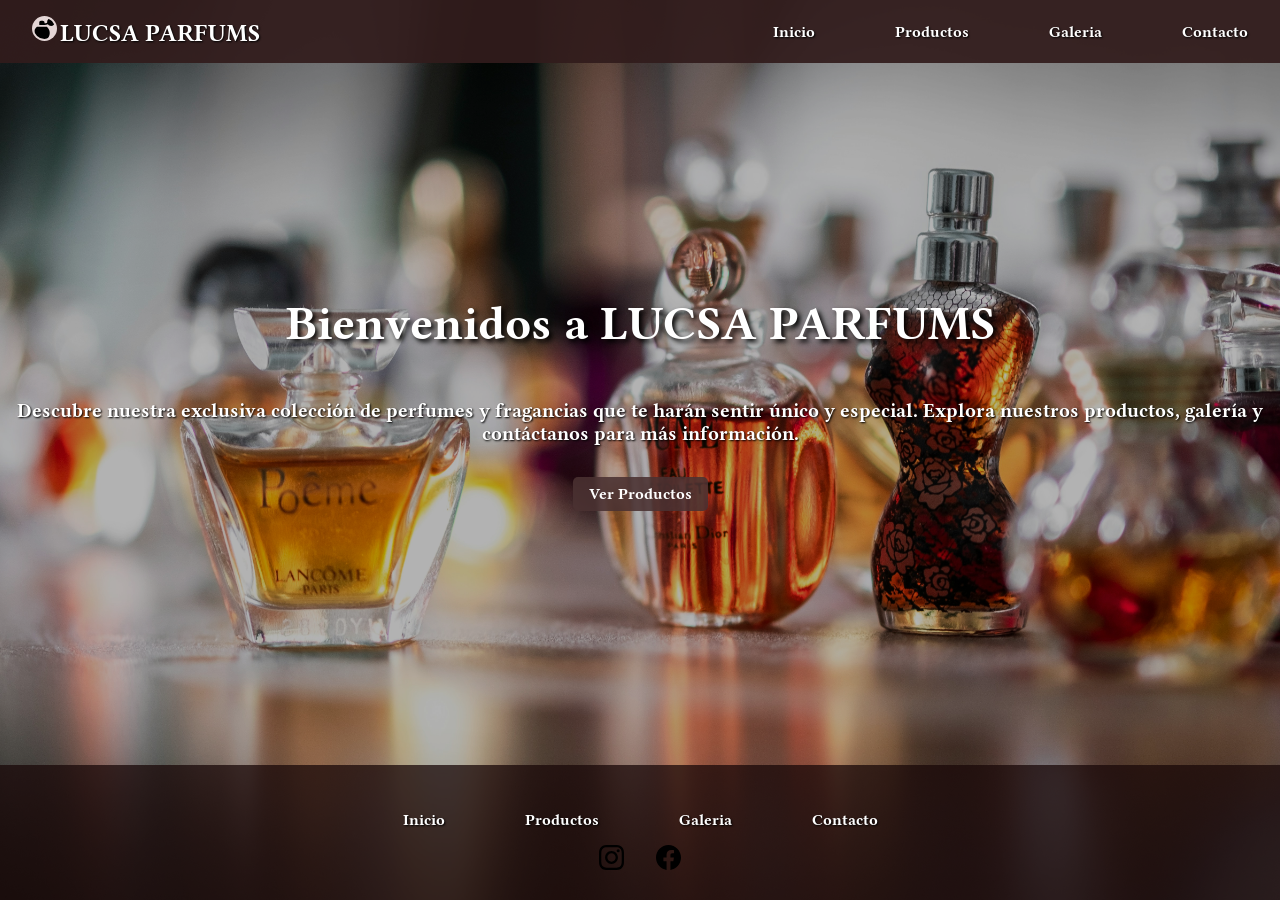
<file: index.html>
<!DOCTYPE html>
<html lang="en">

<head>
    <meta charset="UTF-8">
    <meta name="viewport" content="width=device-width, initial-scale=1.0">
    <title>Lucsa Parfums</title>
    <link rel="stylesheet" href="style.css">
    <link rel="preconnect" href="https://fonts.googleapis.com">
    <link rel="preconnect" href="https://fonts.gstatic.com" crossorigin>
    <link
        href="https://fonts.googleapis.com/css2?family=Libertinus+Serif:ital,wght@0,400;0,600;0,700;1,400;1,600;1,700&display=swap"
        rel="stylesheet">
</head>

<body>

    <header>
        <nav>

            <a href="/" class="logo"><img src="./imagenes/perfume.svg" alt="Logo de Lucsa Parfums" class="logo">LUCSA PARFUMS</a>

            <ul class="menu">
                <li><a href="index.html">Inicio</a></li>
                <li><a href="producto.html">Productos</a></li>
                <li><a href="galeria.html">Galeria</a></li>
                <li><a href="contacto.html">Contacto</a></li>
            </ul>
        </nav>
    </header>

    <main>
        <section class="paginainicio">
            <h1>Bienvenidos a LUCSA PARFUMS</h1>
            <p>Descubre nuestra exclusiva colección de perfumes y fragancias que te harán sentir único y especial.
                Explora
                nuestros productos, galería y contáctanos para más información.</p>
            <a href="producto.html" class="botonmenu">Ver Productos</a>
        </section>
    </main>

    <footer>
        <ul class="menufooter">
            <li><a href="index.html">Inicio</a></li>
            <li><a href="producto.html">Productos</a></li>
            <li><a href="galeria.html">Galeria</a></li>
            <li><a href="contacto.html">Contacto</a></li>
        </ul>
        <div class="redes">
            <img class="logoredes" src="./imagenes/instagram.svg" alt="Logo de Lucsa Parfums">
            <img class="logoredes" src="./imagenes/facebook.svg" alt="Logo de Lucsa Parfums">
        </div>
    </footer>
</body>

</html>
</file>
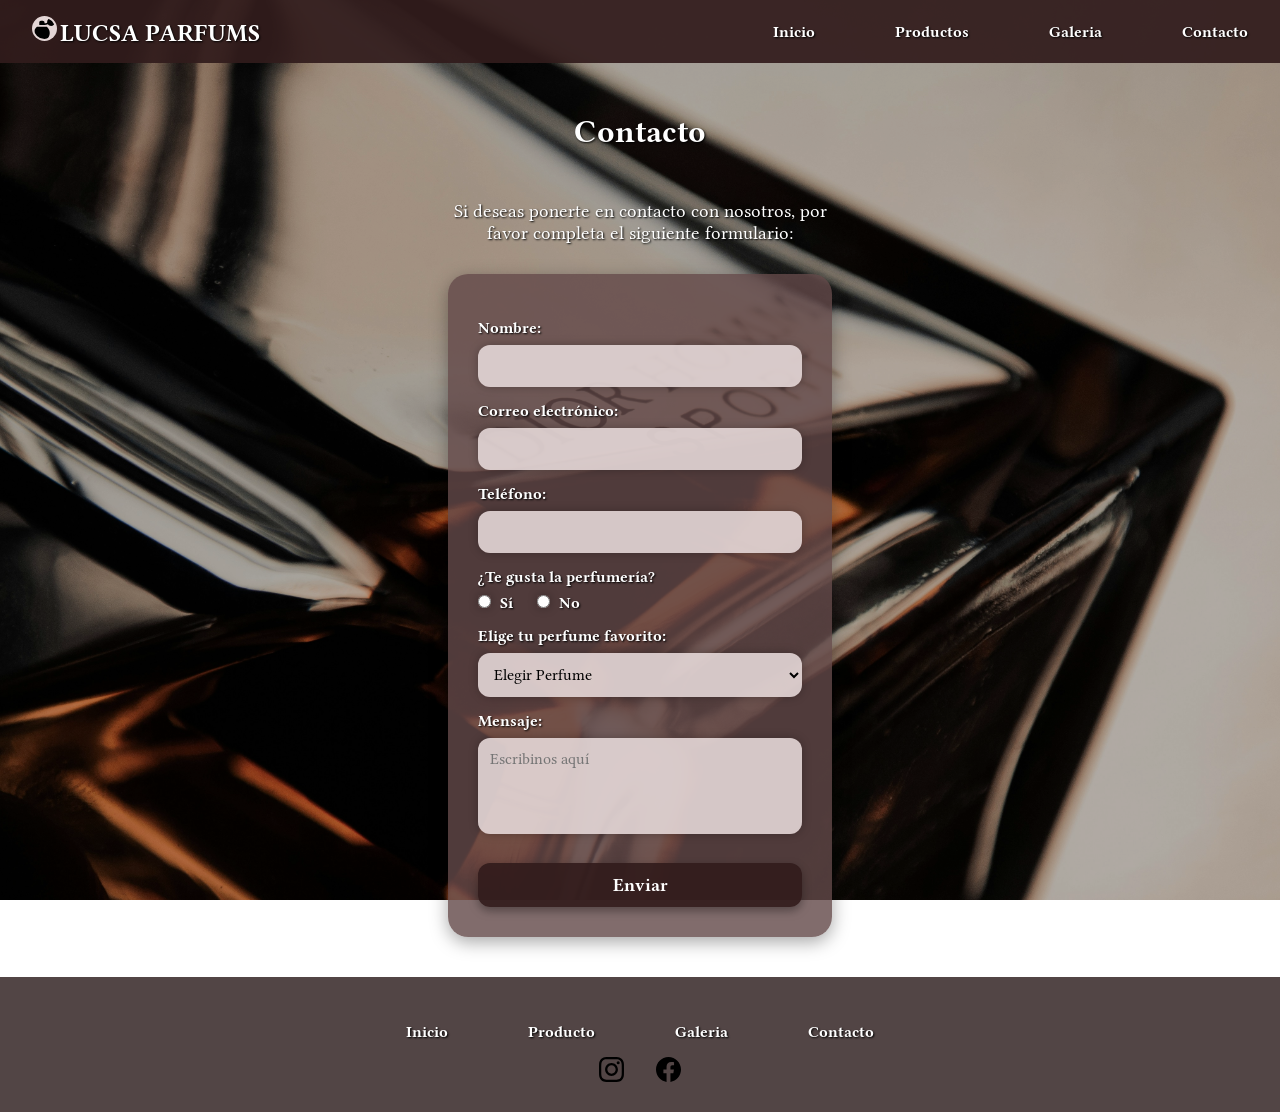
<file: contacto.html>
<!DOCTYPE html>
<html lang="en">

<head>
    <meta charset="UTF-8">
    <meta name="viewport" content="width=device-width, initial-scale=1.0">
    <title>Lucsa Parfums</title>
    <link rel="stylesheet" href="style.css">
    <link rel="preconnect" href="https://fonts.googleapis.com">
    <link rel="preconnect" href="https://fonts.gstatic.com" crossorigin>
    <link
        href="https://fonts.googleapis.com/css2?family=Libertinus+Serif:ital,wght@0,400;0,600;0,700;1,400;1,600;1,700&display=swap"
        rel="stylesheet">
</head>

<body class="bodycontacto">

    <header>
        <nav>

            <a href="/" class="logo"><img src="./imagenes/perfume.svg" alt="Logo de Lucsa Parfums" class="logo">LUCSA PARFUMS</a>

            <ul class="menu">
                <li><a href="index.html">Inicio</a></li>
                <li><a href="producto.html">Productos</a></li>
                <li><a href="galeria.html">Galeria</a></li>
                <li><a href="contacto.html">Contacto</a></li>
            </ul>
        </nav>
    </header>

    <main>
        <section>
            <h1>Contacto</h1>
            <p>Si deseas ponerte en contacto con nosotros, por favor completa el siguiente formulario:</p>
            <form action="enviar_formulario.php" method="POST">
                <label for="nombre">Nombre:</label>
                <input type="text" id="nombre" name="nombre" required>

                <label for="email">Correo electrónico:</label>
                <input type="email" id="email" name="email" required>

                <label for="telefono">Teléfono:</label>
                <input type="tel" id="telefono" name="telefono">

                <label>¿Te gusta la perfumería?</label>

                <input type="radio" id="si" name="gustos" value="si">
                <label for="si">Sí</label>

                <input type="radio" id="no" name="gustos" value="no">
                <label for="no">No</label>

                <label for="perfume">Elige tu perfume favorito:</label>

                <select id="perfume" name="perfume">
                    <option value="elegiros">Elegir Perfume</option>
                    <option value="naxos">Naxos</option>
                    <option value="torino21">Torino 21</option>
                    <option value="lordgeorge">Lord George</option>
                    <option value="sartorial">Sartorial</option>
                    <option value="royalsapphire">Royal Sapphire</option>
                    <option value="gentlesilver Silver">Gentle F. Silver</option>
                    <option value="amyris">Amyris</option>
                    <option value="grischarnel">Gris Charnel</option>
                </select>

                <label for="mensaje">Mensaje:</label>
                <textarea id="mensaje" name="mensaje" rows="4" placeholder="Escribinos aquí"></textarea>

                <button type="submit">Enviar</button>
            </form>
        </section>

    </main>

    <footer>
        <ul class="menufooter">
            <li><a href="index.html">Inicio</a></li>
            <li><a href="producto.html">Producto</a></li>
            <li><a href="galeria.html">Galeria</a></li>
            <li><a href="contacto.html">Contacto</a></li>
        </ul>
        <div class="redes">
            <img class="logoredes" src="./imagenes/instagram.svg" alt="Logo de Lucsa Parfums">
            <img class="logoredes" src="./imagenes/facebook.svg" alt="Logo de Lucsa Parfums">
        </div>
    </footer>
</body>

</html>
</file>
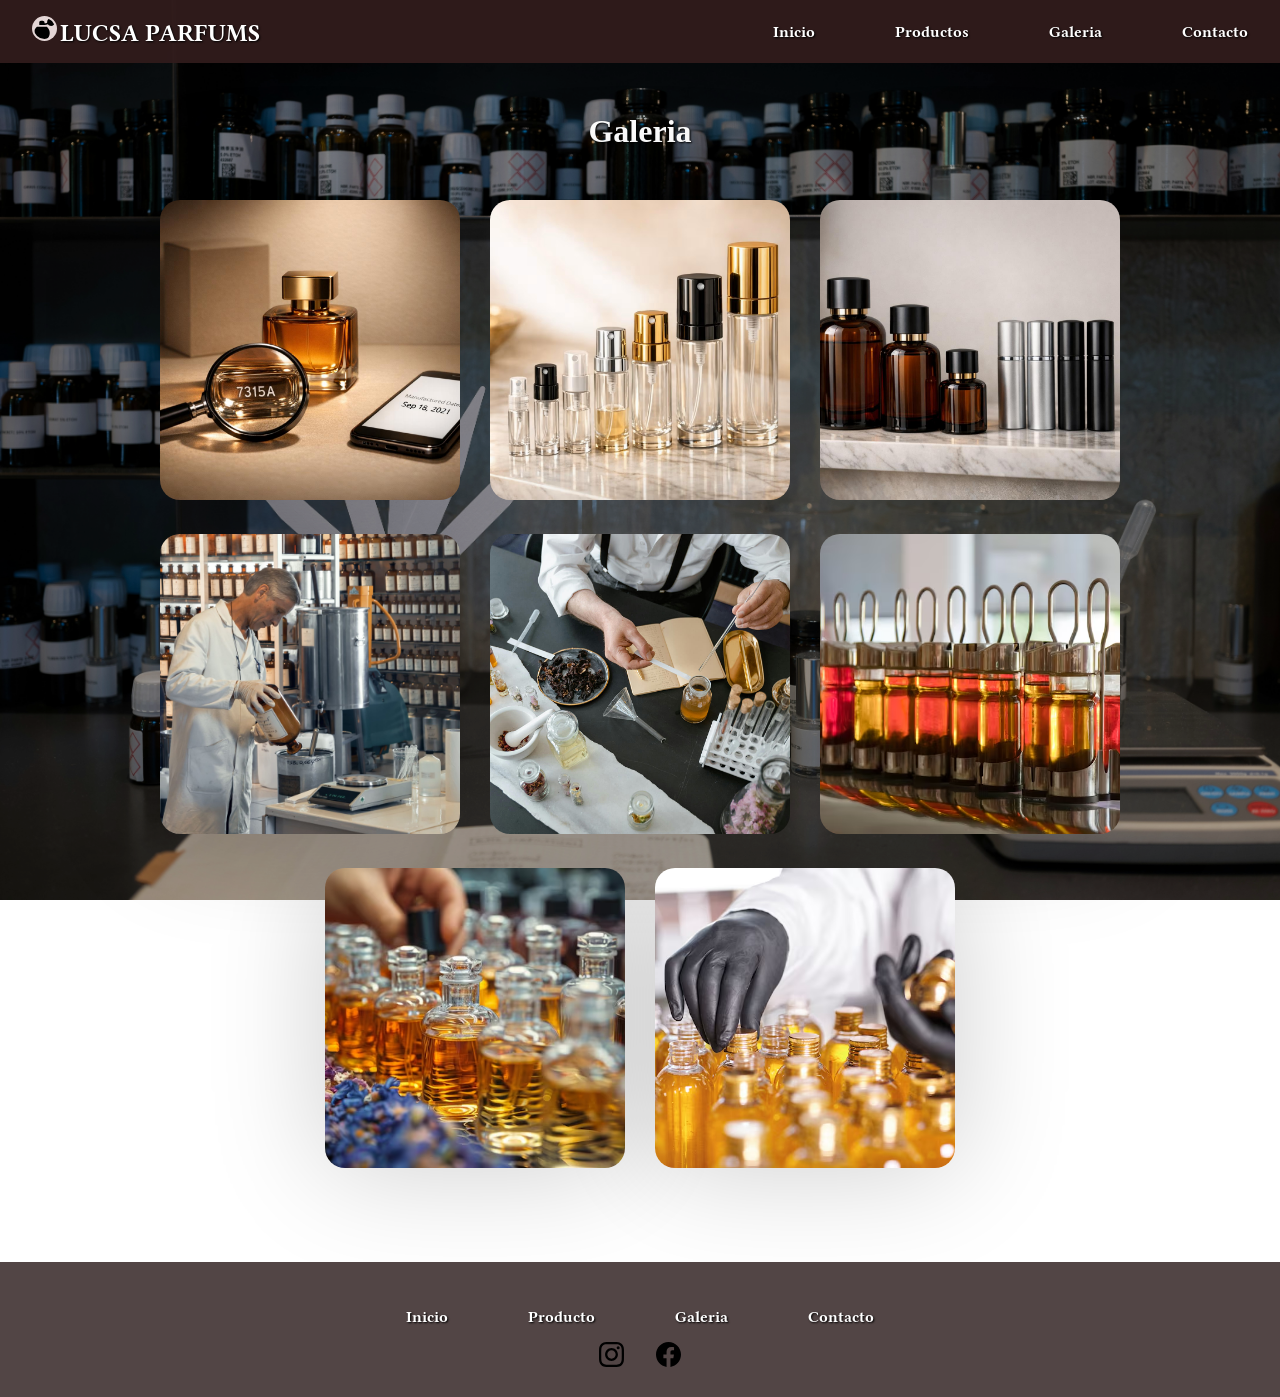
<file: galeria.html>
<!DOCTYPE html>
<html lang="en">

<head>
    <meta charset="UTF-8">
    <meta name="viewport" content="width=device-width, initial-scale=1.0">
    <title>Lucsa Parfums</title>
    <link rel="stylesheet" href="style.css">
    <link rel="preconnect" href="https://fonts.googleapis.com">
    <link rel="preconnect" href="https://fonts.gstatic.com" crossorigin>
    <link
        href="https://fonts.googleapis.com/css2?family=Libertinus+Serif:ital,wght@0,400;0,600;0,700;1,400;1,600;1,700&display=swap"
        rel="stylesheet">
</head>

<body class="bodygaleria">

    <header>
        <nav>

            <a href="/" class="logo"><img src="./imagenes/perfume.svg" alt="Logo de Lucsa Parfums" class="logo">LUCSA PARFUMS</a>
            
            <ul class="menu">
                <li><a href="index.html">Inicio</a></li>
                <li><a href="producto.html">Productos</a></li>
                <li><a href="galeria.html">Galeria</a></li>
                <li><a href="contacto.html">Contacto</a></li>
            </ul>
        </nav>
    </header>

    <main>

        <h1>Galeria</h1>

        <section class="galeriaimagenes">
            <div>
                <img class="imggaleria" src="./imagenes/imgbatch.jpg" alt="batch de perfumes">
            </div>
            <div>
                <img class="imggaleria" src="./imagenes/imgdecant.jpg" alt="decantadores de perfumes">
            </div>
            <div>
                <img class="imggaleria" src="./imagenes/imgdeviaje.jpg" alt="de bolsillo">
            </div>
            <div>
                <img class="imggaleria" src="./imagenes/imgfabricacion.jpg" alt="fabricacion de perfumes">
            </div>
            <div>
                <img class="imggaleria" src="./imagenes/imgperfumista2.jpg" alt="creador de perfumes">
            </div>
            <div>
                <img class="imggaleria" src="./imagenes/imgaceites.avif" alt="aceites esenciales">
            </div>
            <div>
                <img class="imggaleria" src="./imagenes/imgfrascos.avif" alt="frascos de perfumes">
            </div>
            <div>
                <img class="imggaleria" src="./imagenes/imgperfumista.avif" alt="perfumista">
            </div>

        </section>

    </main>

    <footer>
        <ul class="menufooter">
            <li><a href="index.html">Inicio</a></li>
            <li><a href="producto.html">Producto</a></li>
            <li><a href="galeria.html">Galeria</a></li>
            <li><a href="contacto.html">Contacto</a></li>
        </ul>
        <div class="redes">
            <img class="logoredes" src="./imagenes/instagram.svg" alt="Logo de Lucsa Parfums">
            <img class="logoredes" src="./imagenes/facebook.svg" alt="Logo de Lucsa Parfums">
        </div>
    </footer>
</body>

</html>
</file>
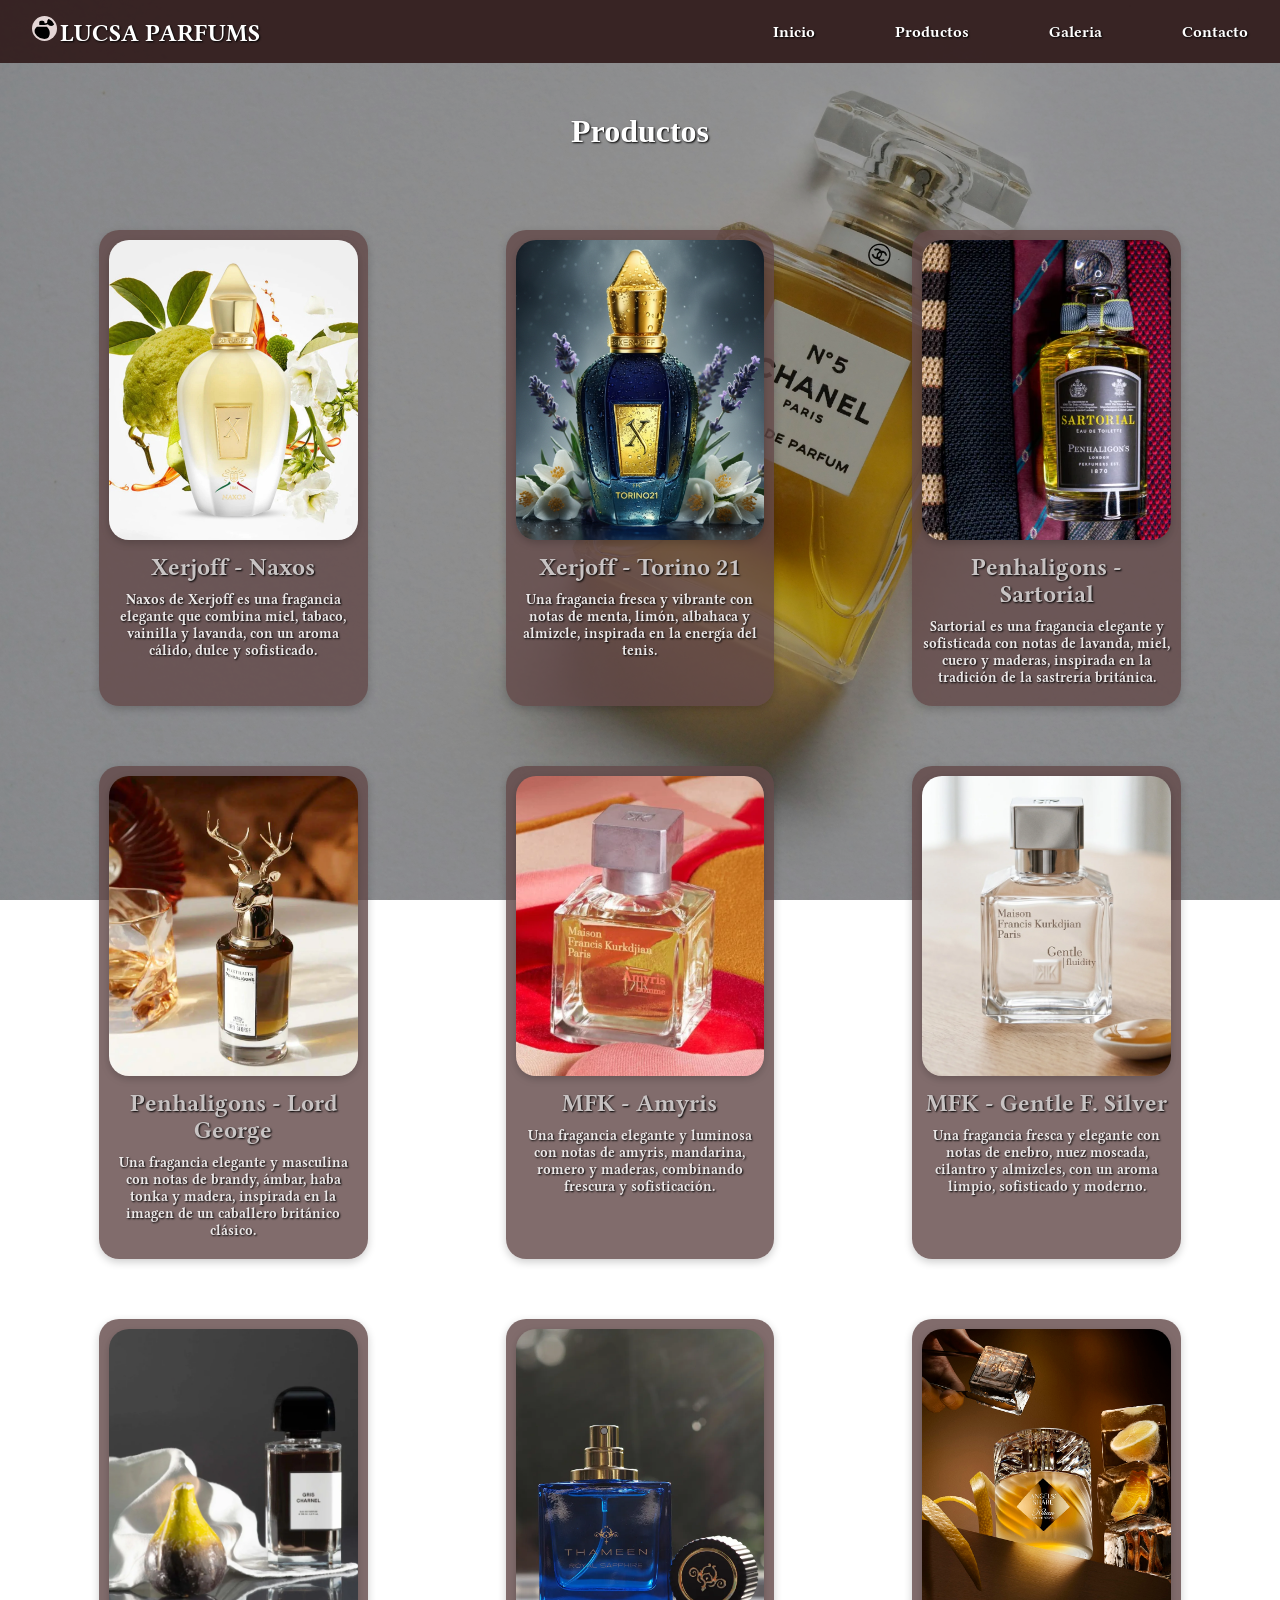
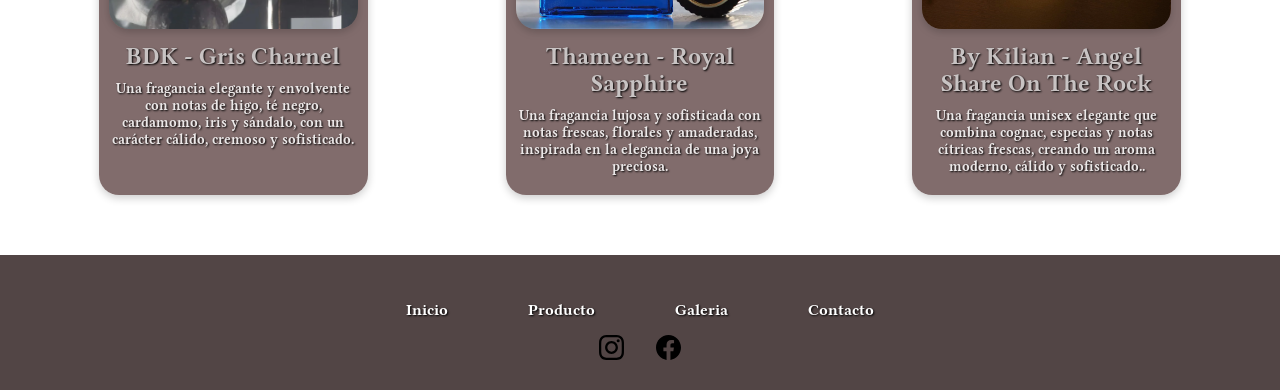
<file: producto.html>
<!DOCTYPE html>
<html lang="en">

<head>
    <meta charset="UTF-8">
    <meta name="viewport" content="width=device-width, initial-scale=1.0">
    <title>Lucsa Parfums</title>
    <link rel="stylesheet" href="style.css">
    <link rel="preconnect" href="https://fonts.googleapis.com">
    <link rel="preconnect" href="https://fonts.gstatic.com" crossorigin>
    <link
        href="https://fonts.googleapis.com/css2?family=Libertinus+Serif:ital,wght@0,400;0,600;0,700;1,400;1,600;1,700&display=swap"
        rel="stylesheet">
</head>

<body class="bodyproducto">

    <header>
        <nav>

           <a href="/" class="logo"><img src="./imagenes/perfume.svg" alt="Logo de Lucsa Parfums" class="logo">LUCSA PARFUMS</a>

            <ul class="menu">
                <li><a href="index.html">Inicio</a></li>
                <li><a href="producto.html">Productos</a></li>
                <li><a href="galeria.html">Galeria</a></li>
                <li><a href="contacto.html">Contacto</a></li>
            </ul>
        </nav>
    </header>

    <main>

        <h1>Productos</h1>

        <section class="galeria">

            <article class="card">
                <img src="./imagenes/Naxos.jpg" alt="Foto 1">
                <h2>Xerjoff - Naxos</h2>
                <p>Naxos de Xerjoff es una fragancia elegante que combina miel, tabaco, vainilla y lavanda, con un aroma
                    cálido, dulce y sofisticado.
            </article>

            <article class="card">
                <img src="./imagenes/Torino 21.jpg" alt="Foto 2">
                <h2>Xerjoff - Torino 21</h2>
                <p>Una fragancia fresca y vibrante con notas de menta, limón, albahaca y almizcle, inspirada en la
                    energía del tenis.
            </article>

            <article class="card">
                <img src="./imagenes/sartorial.webp" alt="Foto 3">
                <h2>Penhaligons - Sartorial</h2>
                <p>Sartorial es una fragancia elegante y sofisticada con notas de lavanda, miel, cuero y maderas,
                    inspirada en la tradición de la sastrería británica.
            </article>

            <article class="card">
                <img src="./imagenes/lordgeorge.webp" alt="Foto 4">
                <h2>Penhaligons - Lord George</h2>
                <p>Una fragancia elegante y masculina con notas de brandy, ámbar, haba tonka y madera, inspirada en la
                    imagen de un caballero británico clásico.
            </article>

            <article class="card">
                <img src="./imagenes/Amyris.webp" alt="Foto 5">
                <h2>MFK - Amyris</h2>
                <p>Una fragancia elegante y luminosa con notas de amyris, mandarina, romero y maderas, combinando
                    frescura y sofisticación.
            </article>

            <article class="card">
                <img src="./imagenes/Gfs.webp" alt="Foto 6">
                <h2>MFK - Gentle F. Silver</h2>
                <p>Una fragancia fresca y elegante con notas de enebro, nuez moscada, cilantro y almizcles, con un aroma
                    limpio, sofisticado y moderno.
            </article>

            <article class="card">
                <img src="./imagenes/gris charnel.webp" alt="Foto 7">
                <h2>BDK - Gris Charnel</h2>
                <p>Una fragancia elegante y envolvente con notas de higo, té negro, cardamomo, iris y sándalo, con un
                    carácter cálido, cremoso y sofisticado.
            </article>

            <article class="card">
                <img src="./imagenes/thameen.webp" alt="Foto 8">
                <h2>Thameen - Royal Sapphire</h2>
                <p>Una fragancia lujosa y sofisticada con notas frescas, florales y amaderadas, inspirada en la
                    elegancia de una joya preciosa.
            </article>

            <article class="card">
                <img src="./imagenes/angelshare.jpeg" alt="Foto 1">
                <h2>By Kilian - Angel Share On The Rock</h2>
                <p>Una fragancia unisex elegante que combina cognac, especias y notas cítricas frescas, creando un aroma
                    moderno, cálido y sofisticado..
            </article>

        </section>

    </main>

    <footer>
        <ul class="menufooter">
            <li><a href="index.html">Inicio</a></li>
            <li><a href="producto.html">Producto</a></li>
            <li><a href="galeria.html">Galeria</a></li>
            <li><a href="contacto.html">Contacto</a></li>
        </ul>
        <div class="redes">
            <img class="logoredes" src="./imagenes/instagram.svg" alt="Logo de Lucsa Parfums">
            <img class="logoredes" src="./imagenes/facebook.svg" alt="Logo de Lucsa Parfums">
        </div>
    </footer>
</body>

</html>
</file>
<file: style.css>
/* Reseteo General */

* {
    margin: 0;
    padding: 0;
    box-sizing: border-box;
}

/* Menu de Navegacion */

header {
    position: sticky;
    top: 0;
    left: 0;
    width: 100%;
    z-index: 10;
}

nav {
    display: flex;
    flex-wrap: wrap;
    justify-content: space-between;
    align-items: center;
    padding: 1rem 2rem;
    background-color: rgba(50, 29, 29, 0.929);
    text-shadow: 1px 1px 2px black;
}

.logo {
    font-size: 1.5rem;
    font-weight: bold;
    color: white;
    text-decoration: none;
    font-family: 'Libertinus Serif';
    margin-right: 0.2rem;
}

.logo img {
    width: 25px;
    height: 25px;
    background-color: rgb(228, 214, 214);
    padding: 2px;
    border-radius: 50%;
}

.menu {
    display: flex;
    flex-wrap: wrap;
    gap: 5rem;

}

.menu a {
    text-decoration: none;
    color: white;
    font-weight: 700;
}

ul {
    list-style: none;
    text-decoration: none;
    font-family: 'Libertinus Serif';
    font-weight: 700;
}

/* Pie de Pagina */

footer {
    width: 100%;
    padding: 30px;
    background-color: rgba(26, 8, 8, 0.752);
    font-family: 'Libertinus Serif';
    z-index: 10;
    text-shadow: 1px 1px 2px black;
}

.menufooter {
    display: flex;
    justify-content: center;
    align-items: center;
    padding: 1rem 2rem;
    gap: 5rem;
}

.menufooter a {
    text-decoration: none;
    color: white;
    font-weight: 700;
}

/* Fondo de mi pagina */

body {
    min-height: 100vh;
    display: flex;
    flex-direction: column;
    background-image: url('./imagenes/variosperfumes.jpg');
    background-size: cover;
    background-position: center;
    background-attachment: fixed;
    position: relative;
    height: 100%;
    margin: 0;
}

main {
    flex: 1;
    z-index: 1;
}

.redes {
    display: flex;
    justify-content: center;
    align-items: center;
    gap: 2rem;
}

.logoredes {
    width: 25px;
    height: auto;
}

body::before {
    content: "";
    position: fixed;
    inset: 0;
    background: rgba(0, 0, 0, 0.3);
    z-index: 0;
}

/* Fondo personalizado para cada pagina */

.bodycontacto {
    min-height: 100vh;
    display: flex;
    flex-direction: column;
    background-image: url('./imagenes/dior.jpg');
    background-size: cover;
    background-position: center;
    background-attachment: fixed;
    position: relative;
    height: 100%;
    margin: 0;
}

.bodygaleria {
    min-height: 100vh;
    display: flex;
    flex-direction: column;
    background-image: url('./imagenes/blotter.jpg');
    background-size: cover;
    background-position: center;
    background-attachment: fixed;
    position: relative;
    height: 100%;
    margin: 0;
}

.bodyproducto {
    min-height: 100vh;
    display: flex;
    flex-direction: column;
    background-image: url('./imagenes/chanel.jpg');
    background-size: cover;
    background-position: center;
    background-attachment: fixed;
    position: relative;
    height: 100%;
    margin: 0;
}

.paginainicio {
    display: flex;
    flex-direction: column;
    justify-content: center;
    align-items: center;
    text-align: center;
    color: white;
    font-family: 'Libertinus Serif';
    font-weight: 700;
    height: 70vh;
}

.paginainicio h1 {
    font-size: 3rem;
    margin-bottom: 3rem;
    text-shadow: 3px 3px 5px black;
}

.paginainicio p {
    margin-bottom: 2rem;
    text-shadow: 1px 1px 2px black;
    font-size: 1.25rem;
}

.botonmenu {
    display: inline-block;
    padding: 0.5rem 1rem;
    background-color: rgba(75, 50, 50, 0.885);
    color: white;
    text-decoration: none;
    border-radius: 5px;
    transition: background-color 0.3s ease;
}

/* Oscurece las imágenes de fondo de las páginas */

.bodycontacto::before,
.bodyproducto::before,
.bodygaleria::before {
    content: "";
    position: fixed;
    inset: 0;
    background: rgba(0,0,0,0.3);
    z-index: 0;
}

/* Tarjetas de Productos y galeria de imagenes */

.galeria {
    display: flex;
    flex-wrap: wrap;
    justify-content: space-around;
    margin: 30px;
}

.card {
    width: 22%;
    margin: 30px;
    text-align: center;
    font-family: 'Libertinus Serif';
    font-weight: 700;
    background-color: rgba(100, 74, 74, 0.807);
    border-radius: 20px;
    overflow: hidden;
    text-shadow: 1px 1px 2px black;
    padding: 10px;
    box-shadow: 0 3px 8px rgba(0, 0, 0, 0.20);
}

.card img {
    width: 100%;
    height: 300px;
    object-fit: cover;
    transition: transform 1.5s ease;
    border-radius: 20px;
    box-shadow: 0 3px 8px rgba(0, 0, 0, 0.20);
}

.card img:hover {
    transform: scale(1.30);
}

.card h2 {
    font-size: 1.5rem;
    margin: 10px 0;
    color: rgb(200, 195, 195);
}

main h1 {
    font-size: 2rem;
    margin: 50px;
    text-align: center;
    color: white;
    text-shadow: 1px 1px 2px black;
}

.card p {
    font-size: 0.9rem;
    margin: 10px 0;
    color: rgb(236, 232, 232);
}

.galeriaimagenes {
    display: flex;
    flex-wrap: wrap;
    justify-content: center;
    gap: 30px;
    margin-bottom: 40px;
    padding-bottom: 50px;
}

.imggaleria {
    width: 300px;
    height: 300px;
    object-fit: cover;
    border-radius: 20px;
    box-shadow: 0 0 118px rgba(0, 0, 0, 0.20);
    transition: transform 1.5s ease;
}

.imggaleria:hover {
    transform: scale(1.30);
}

/* Formulario de contacto */

.bodycontacto section {
    width: 30%;
    margin: 40px auto;
    font-family: 'Libertinus Serif';
}


.bodycontacto section p {
    text-align: center;
    color: white;
    font-size: 1.2rem;
    text-shadow: 1px 1px 2px black;
    margin-bottom: 30px;
}


.bodycontacto form {
    background-color: rgba(100, 74, 74, 0.807);
    padding: 30px;
    border-radius: 20px;
    box-shadow: 0 5px 18px rgba(0, 0, 0, 0.35);
    text-shadow: 1px 1px 2px black;
}

.bodycontacto form label {
    display: block;
    color: white;
    font-weight: 700;
    margin-top: 15px;
    margin-bottom: 8px;
}

/* Estilos para los controles del formulario */

.bodycontacto input,
.bodycontacto select,
.bodycontacto textarea {

    width: 100%;
    padding: 12px;

    background-color: rgba(228, 214, 214, 0.9);

    border: none;
    border-radius: 12px;

    font-family: 'Libertinus Serif';
    font-size: 1rem;

    box-shadow: 0 0 10px rgba(0, 0, 0, 0.25);
}

/* Resalta el campo que está seleccionado */

.bodycontacto input:focus,
.bodycontacto select:focus,
.bodycontacto textarea:focus {

    outline: none;
    box-shadow: 0 0 15px rgba(228, 214, 214, 0.7);
}

.bodycontacto input[type="radio"] {

    width: auto;
    margin-right: 5px;
}


.bodycontacto input[type="radio"]+label {

    display: inline;
    margin-right: 20px;
}

.bodycontacto textarea {

    resize: none;
}

/* Botón para enviar el formulario */

.bodycontacto button {

    width: 100%;
    margin-top: 25px;

    padding: 12px;

    background-color: rgba(50, 29, 29, 0.929);

    color: white;

    font-family: 'Libertinus Serif';
    font-weight: 700;
    font-size: 1.1rem;

    border: none;
    border-radius: 12px;

    box-shadow: 0 4px 10px rgba(0, 0, 0, 0.35);

    transition: 0.3s ease;
}


.bodycontacto button:hover {

    background-color: rgba(75, 50, 50, 0.885);

    transform: translateY(-3px);

}

@media (max-width: 375px) {

    .galeria {
        flex-direction: row;    
        justify-content: center;
        flex-wrap: wrap;
    }

    .card {
        width: 80%;
        margin: 20px auto;
        flex-wrap: wrap;
    }
   
}
</file>
